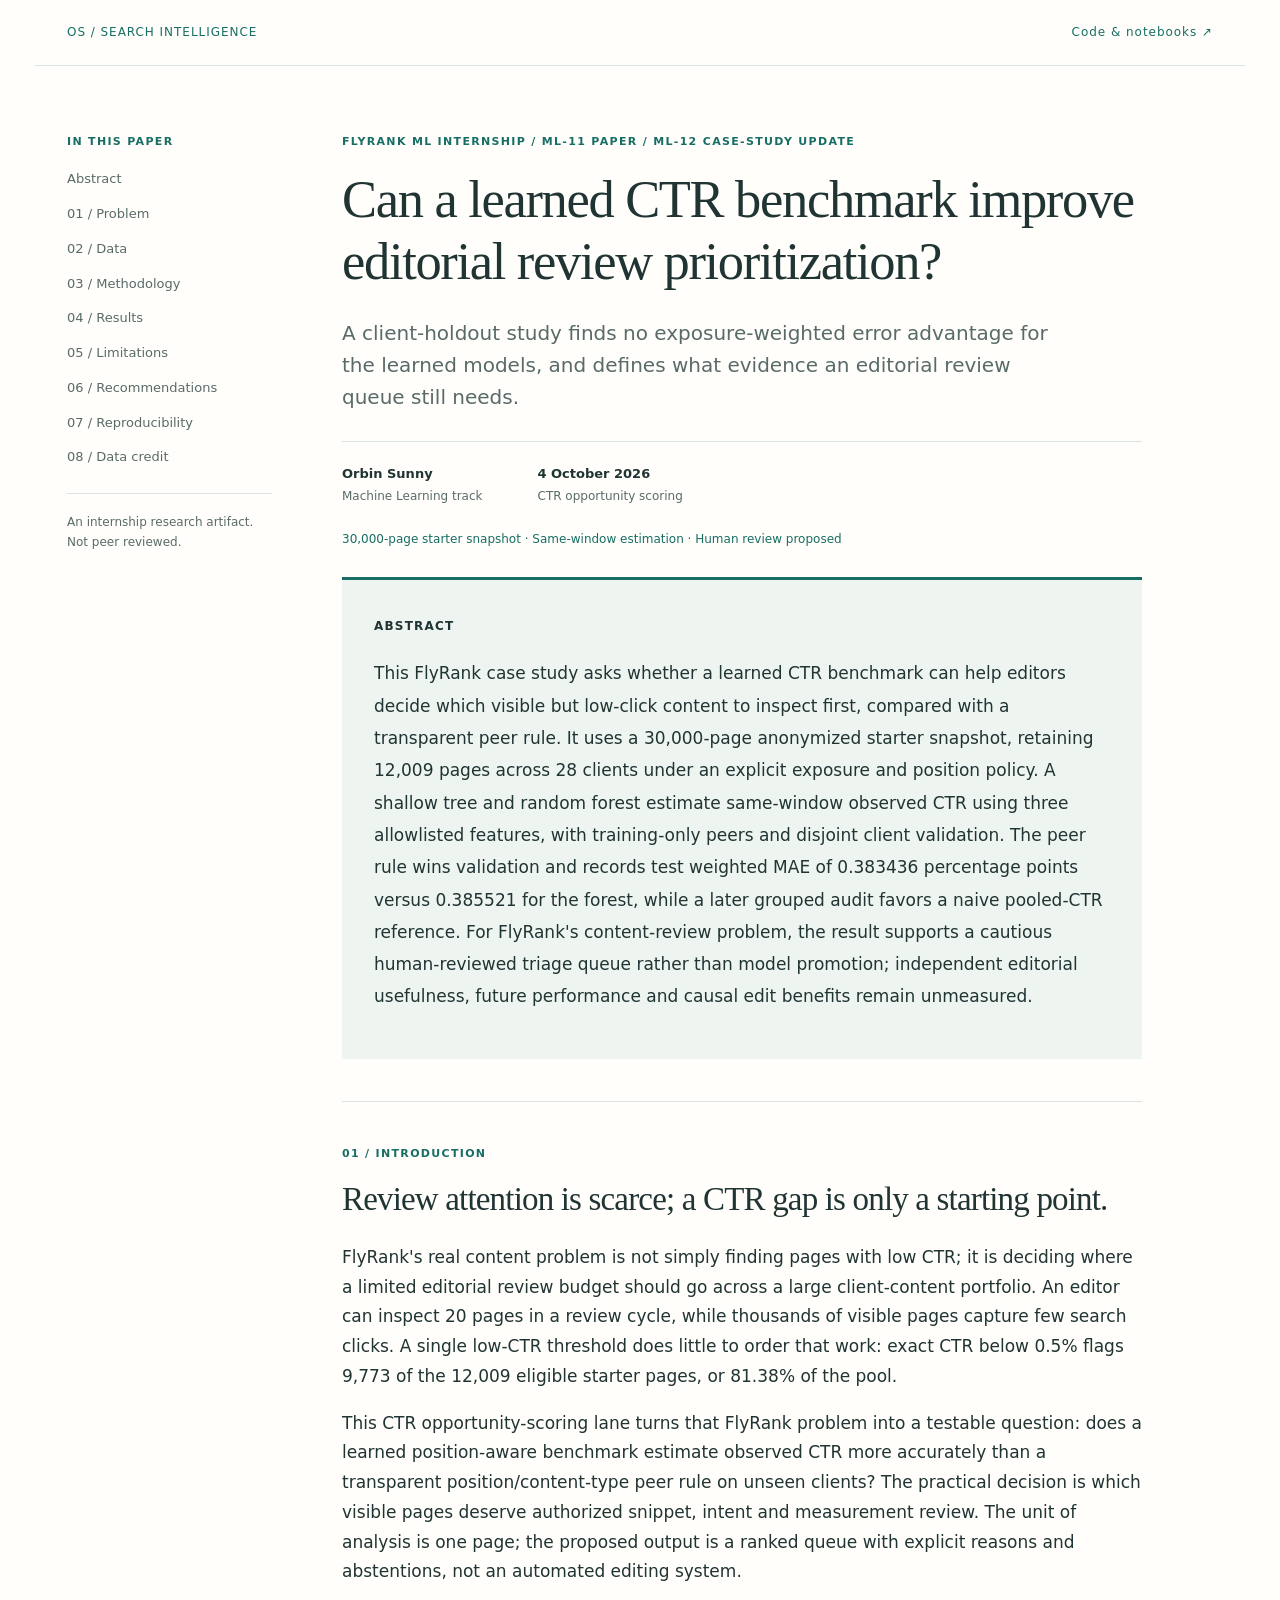
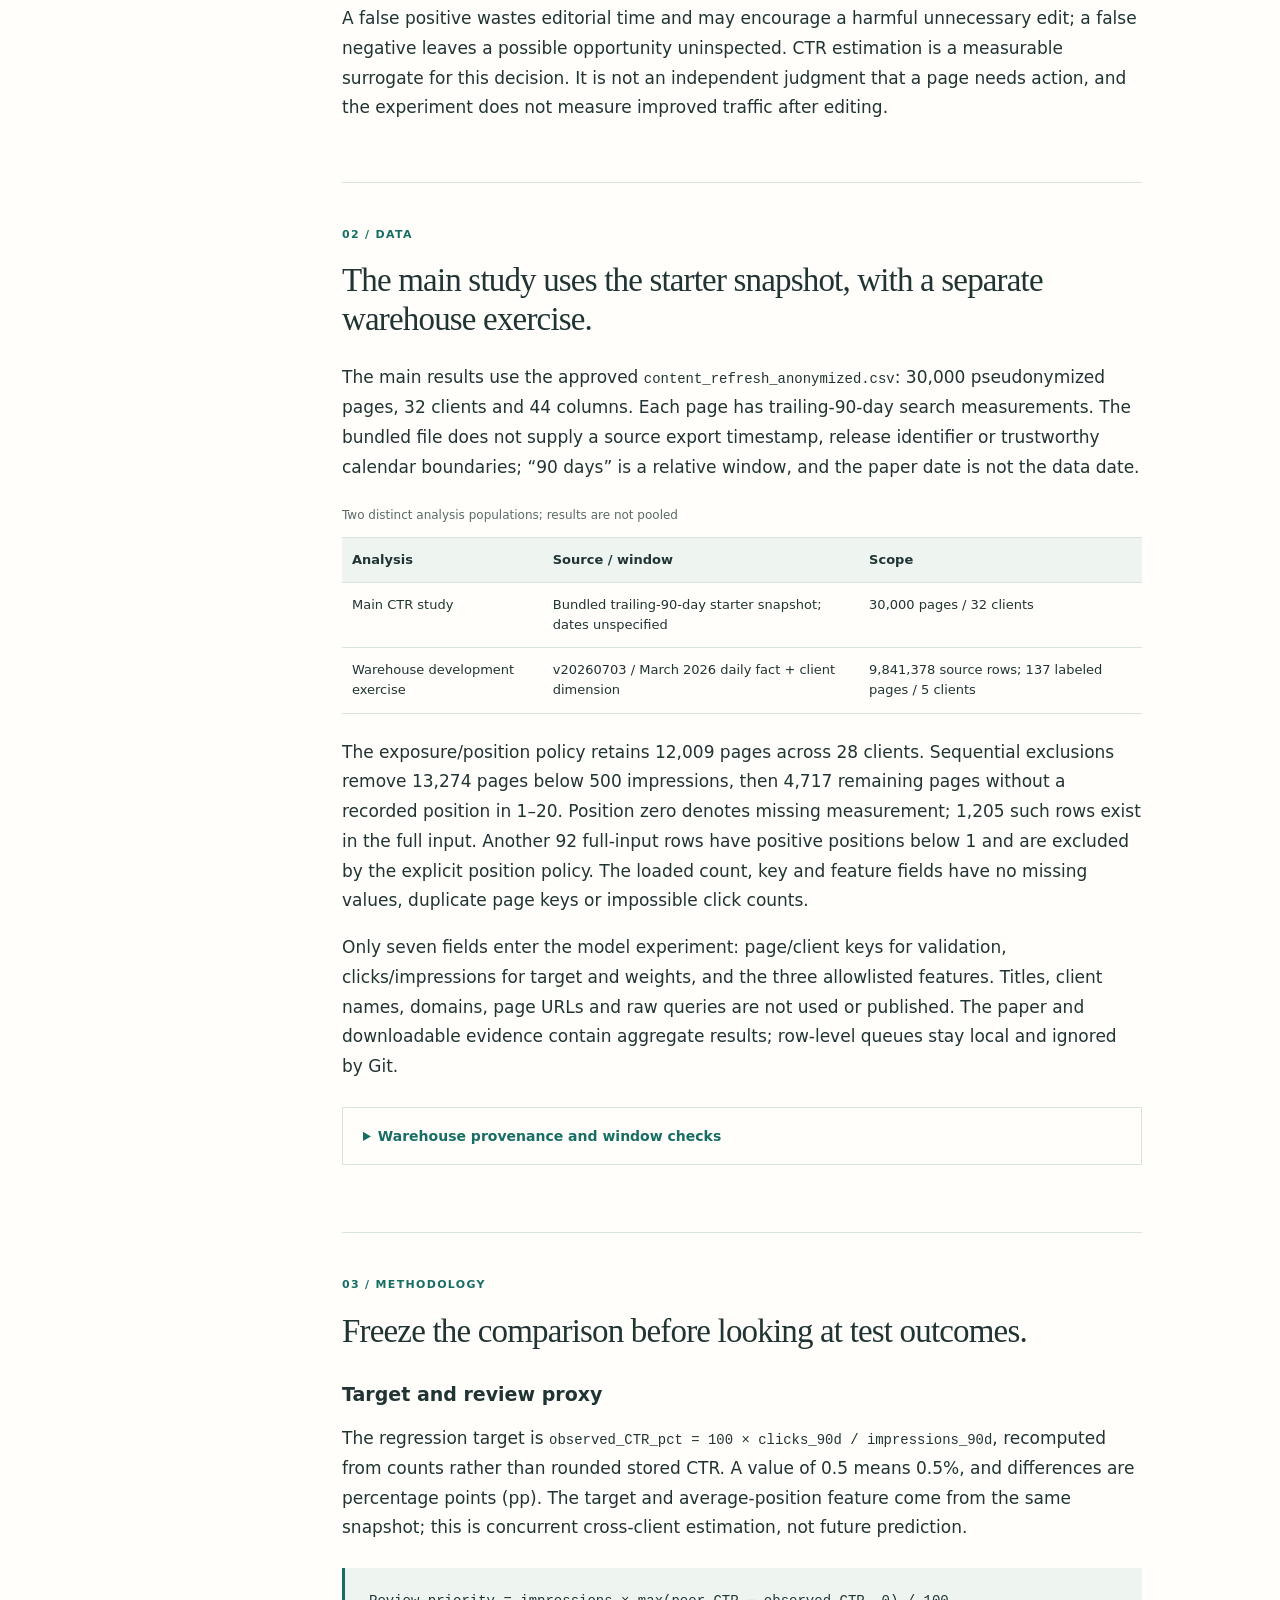
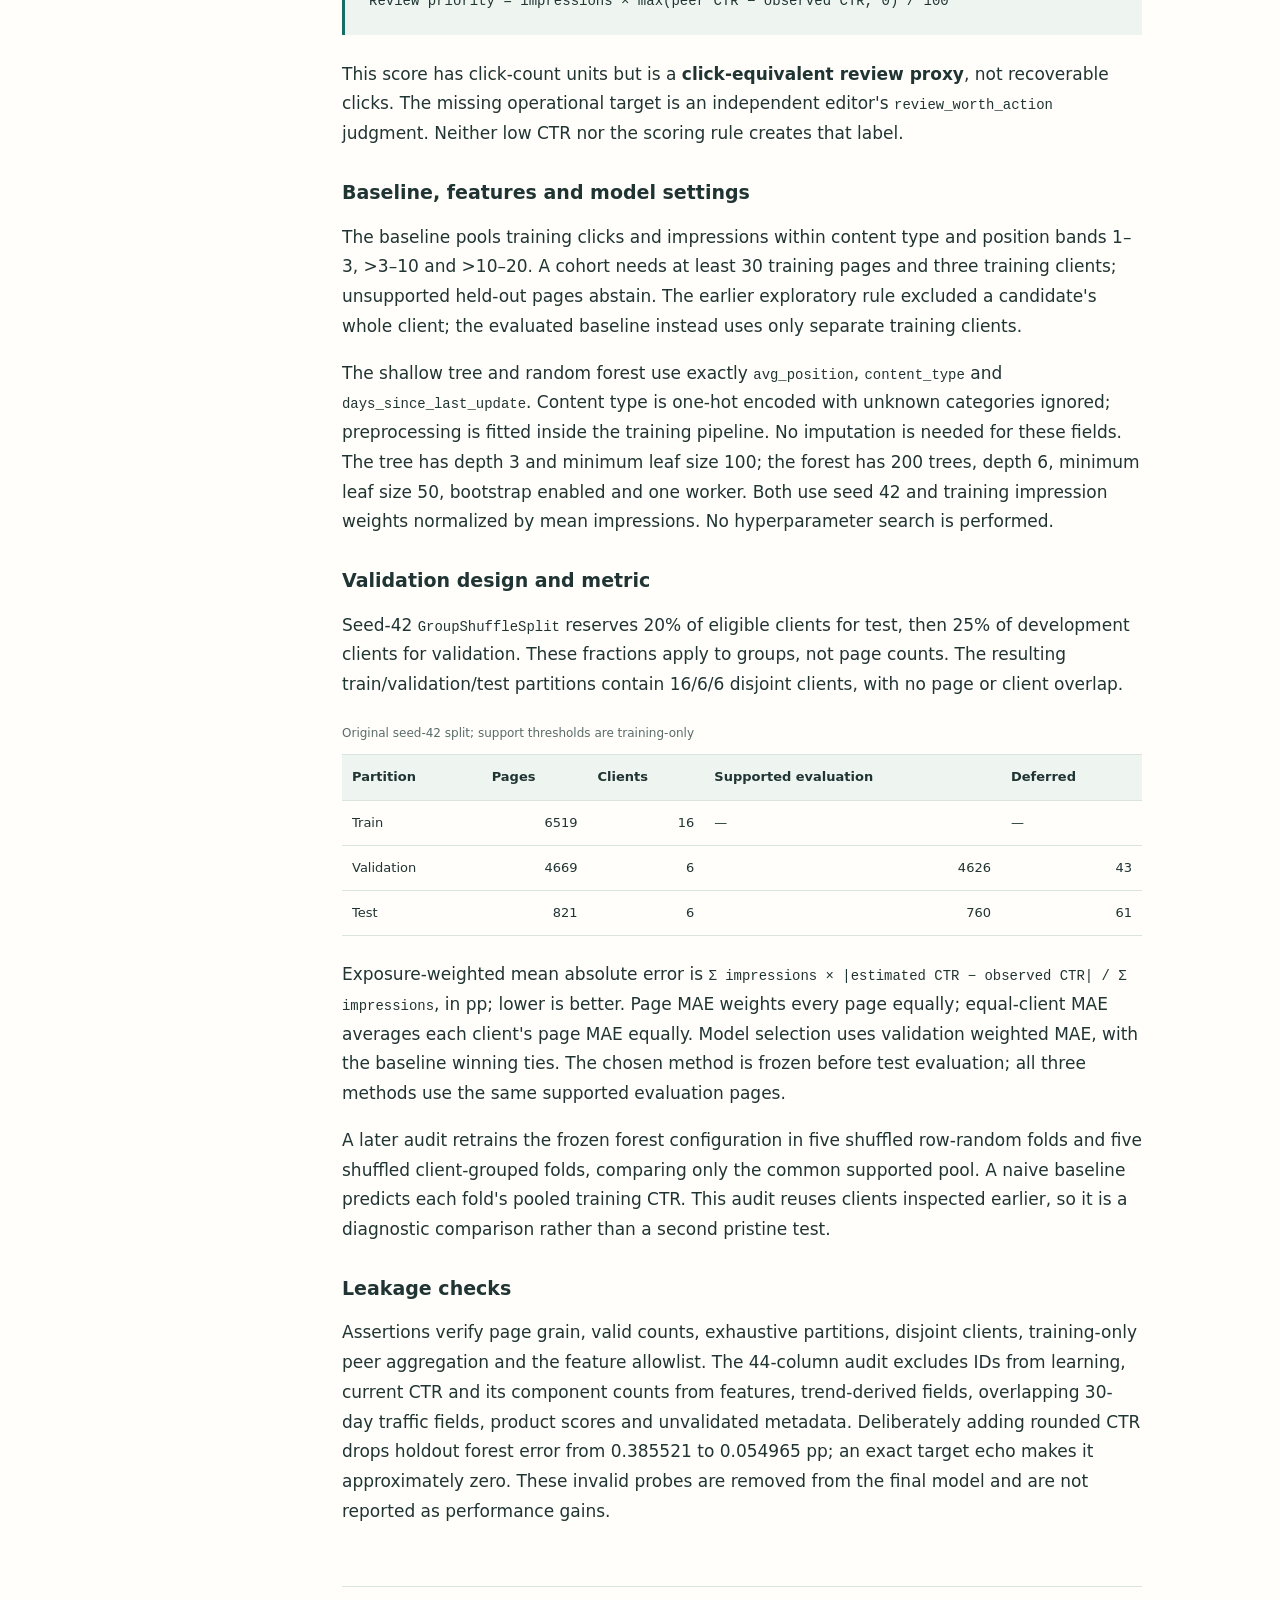
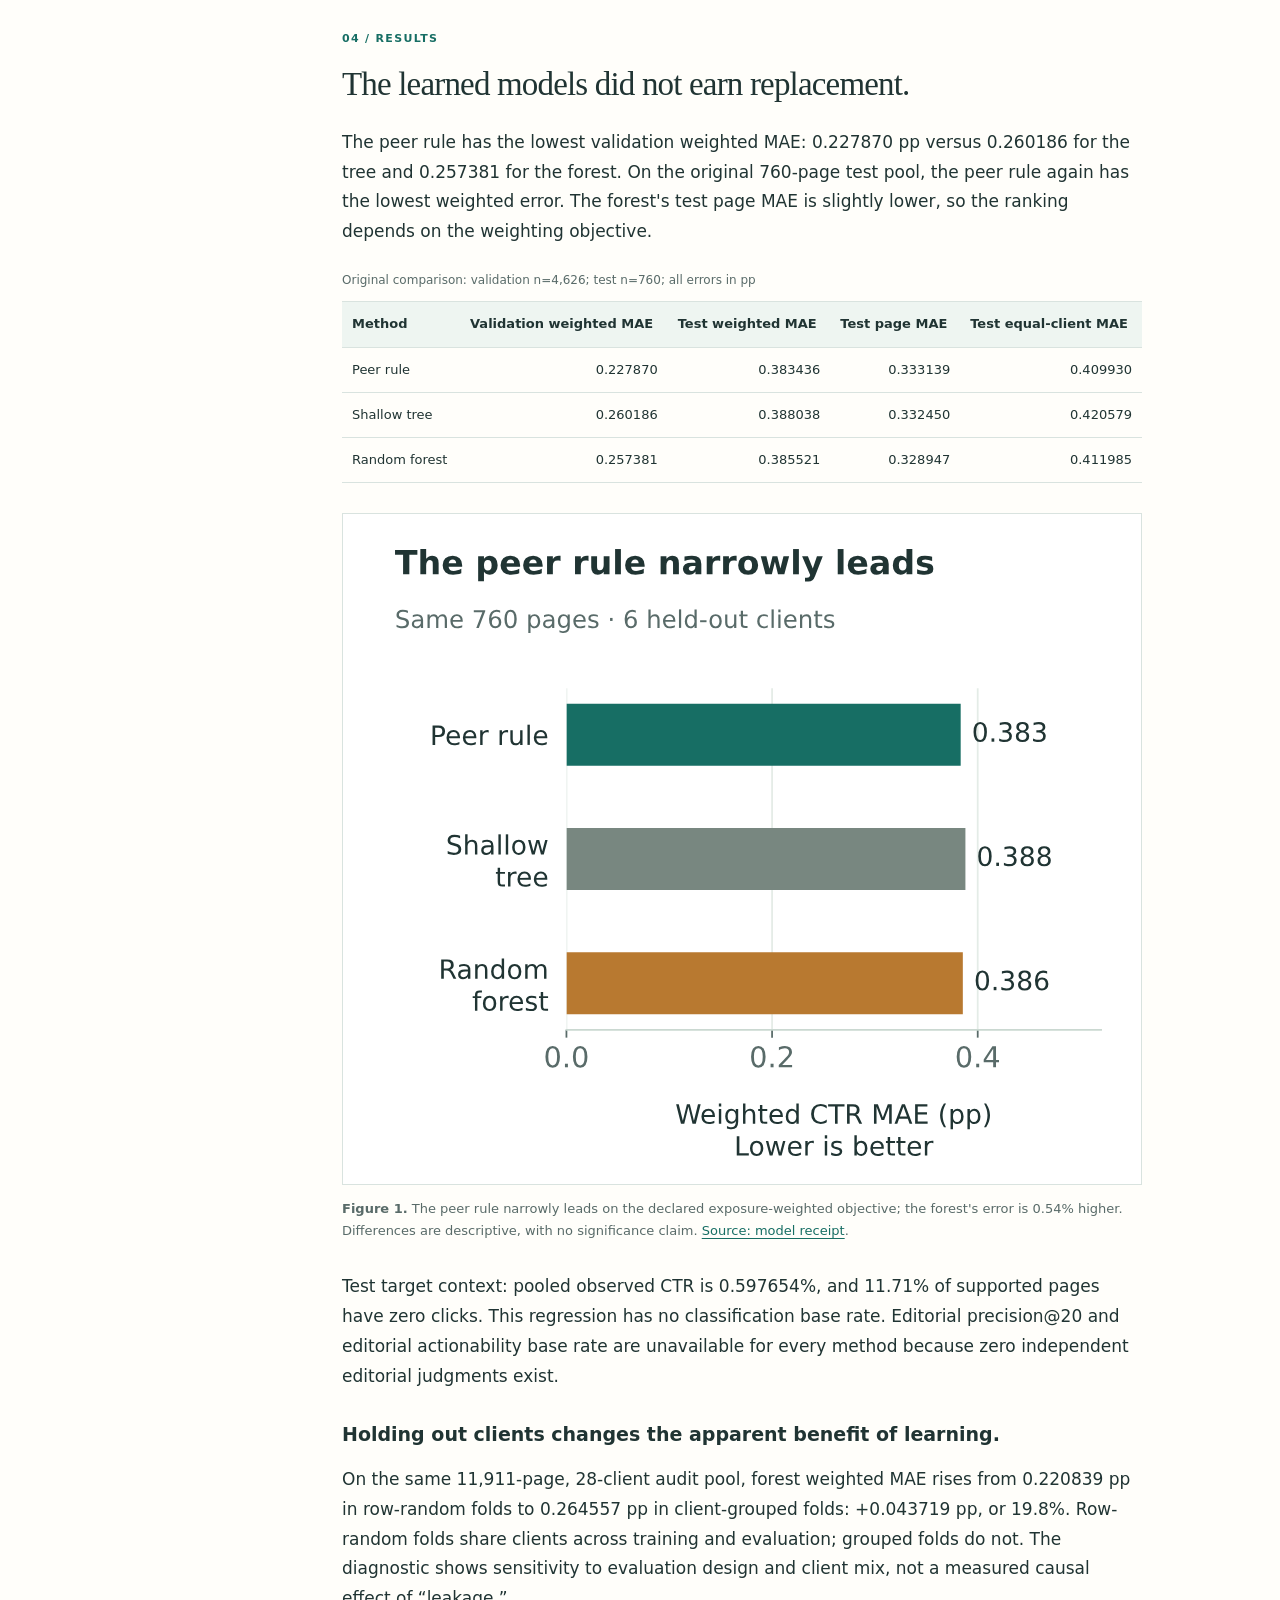
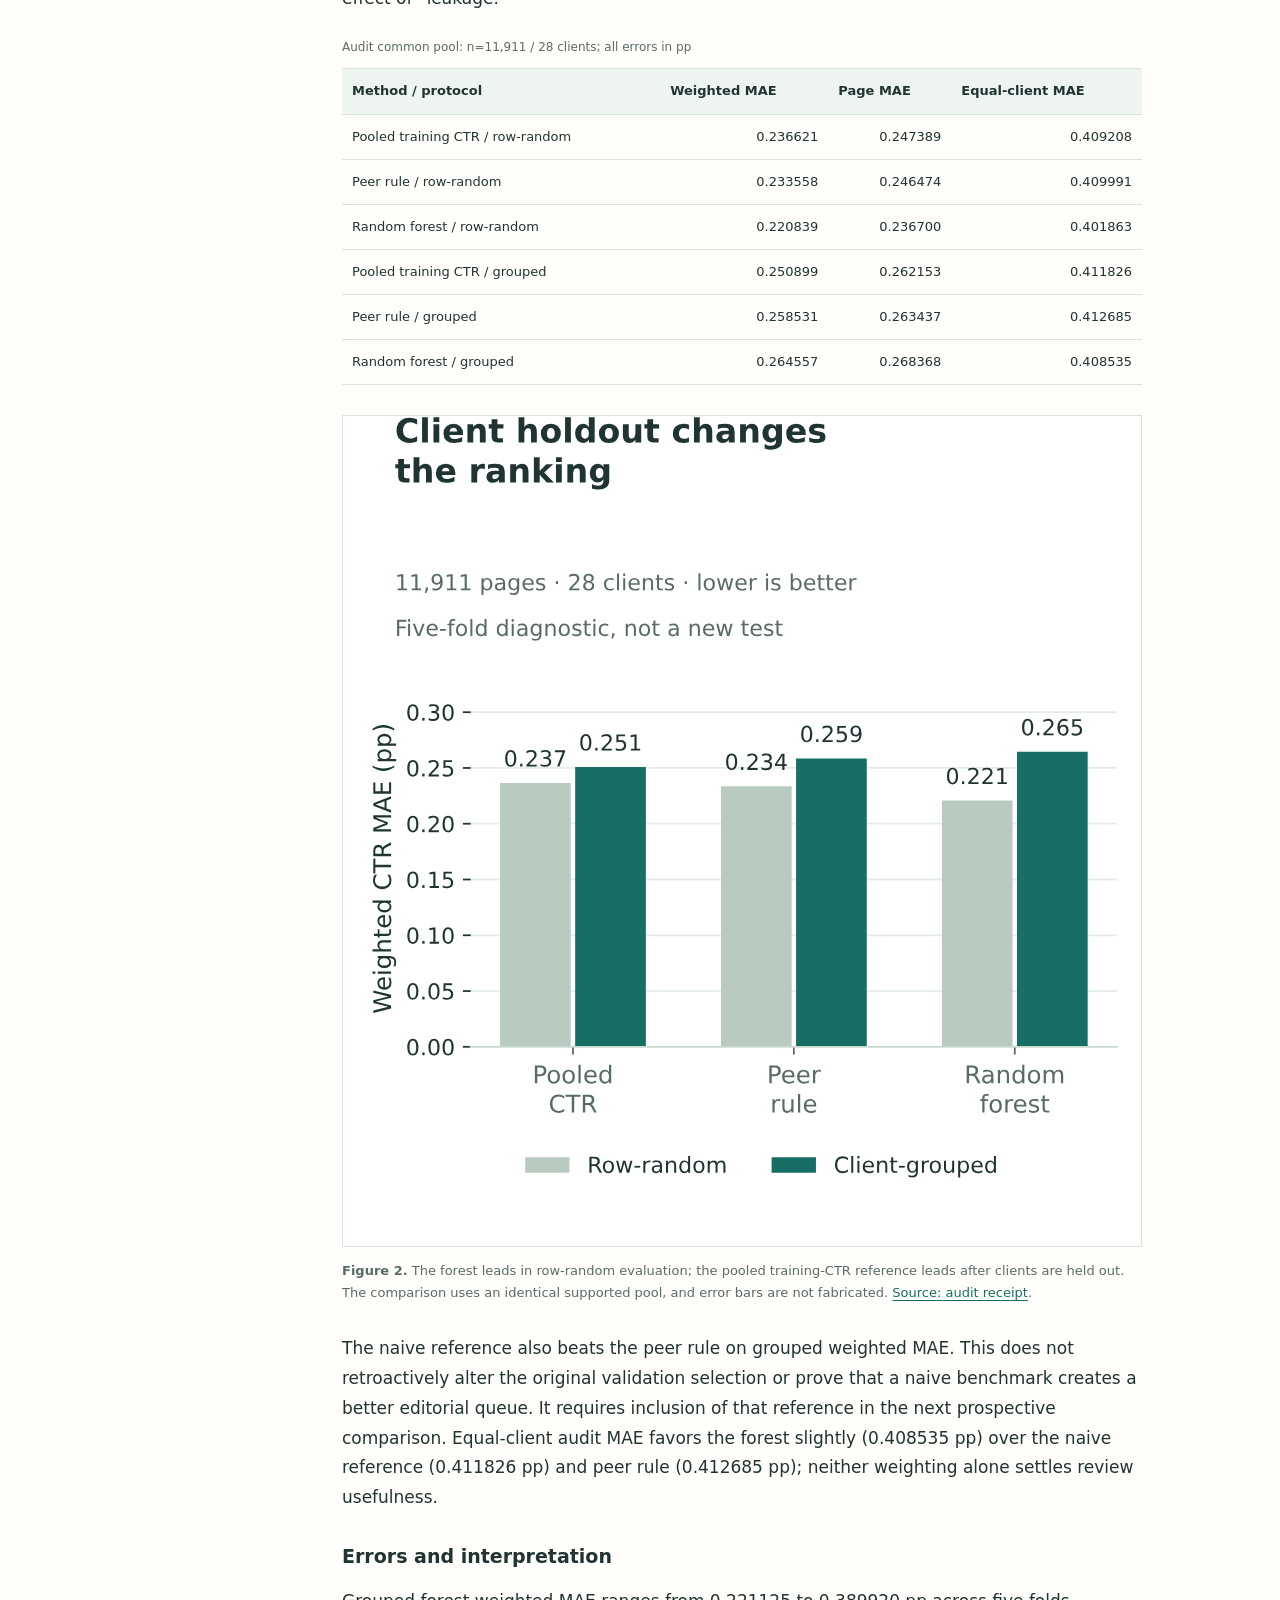
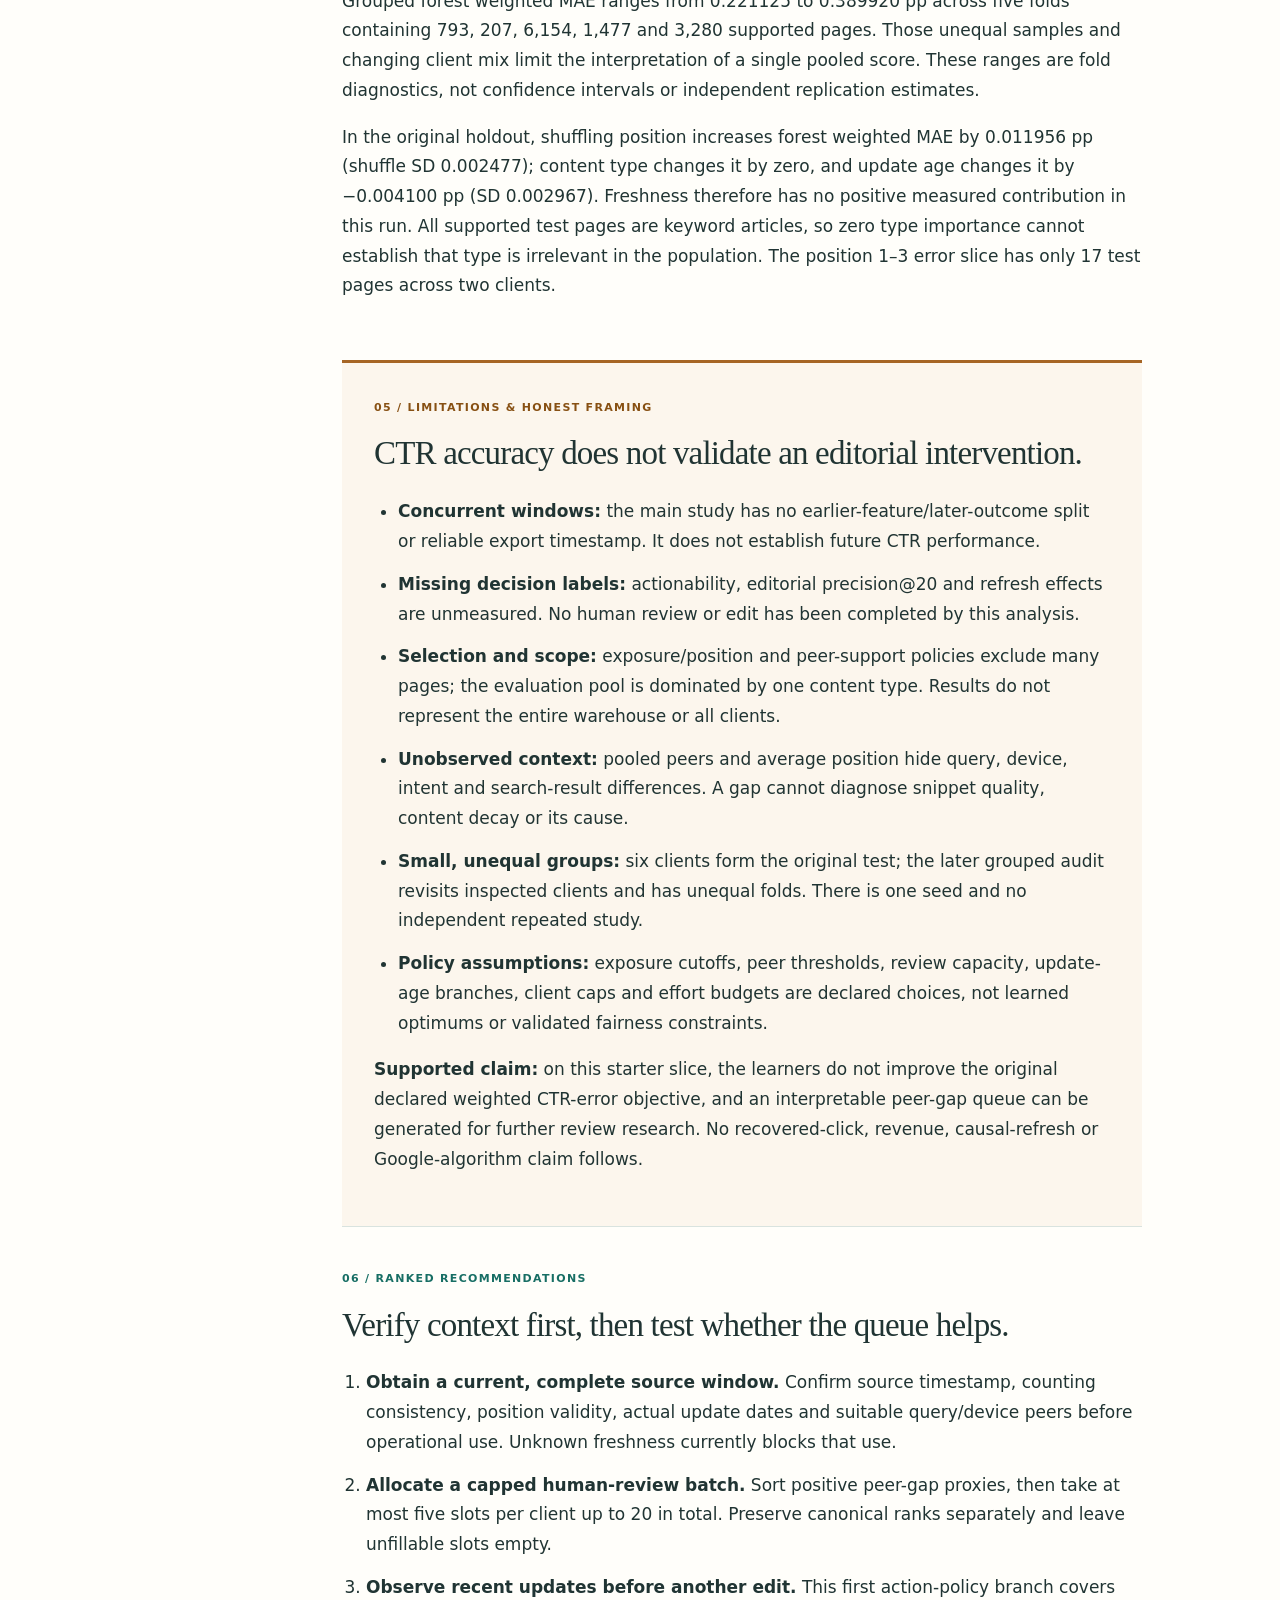
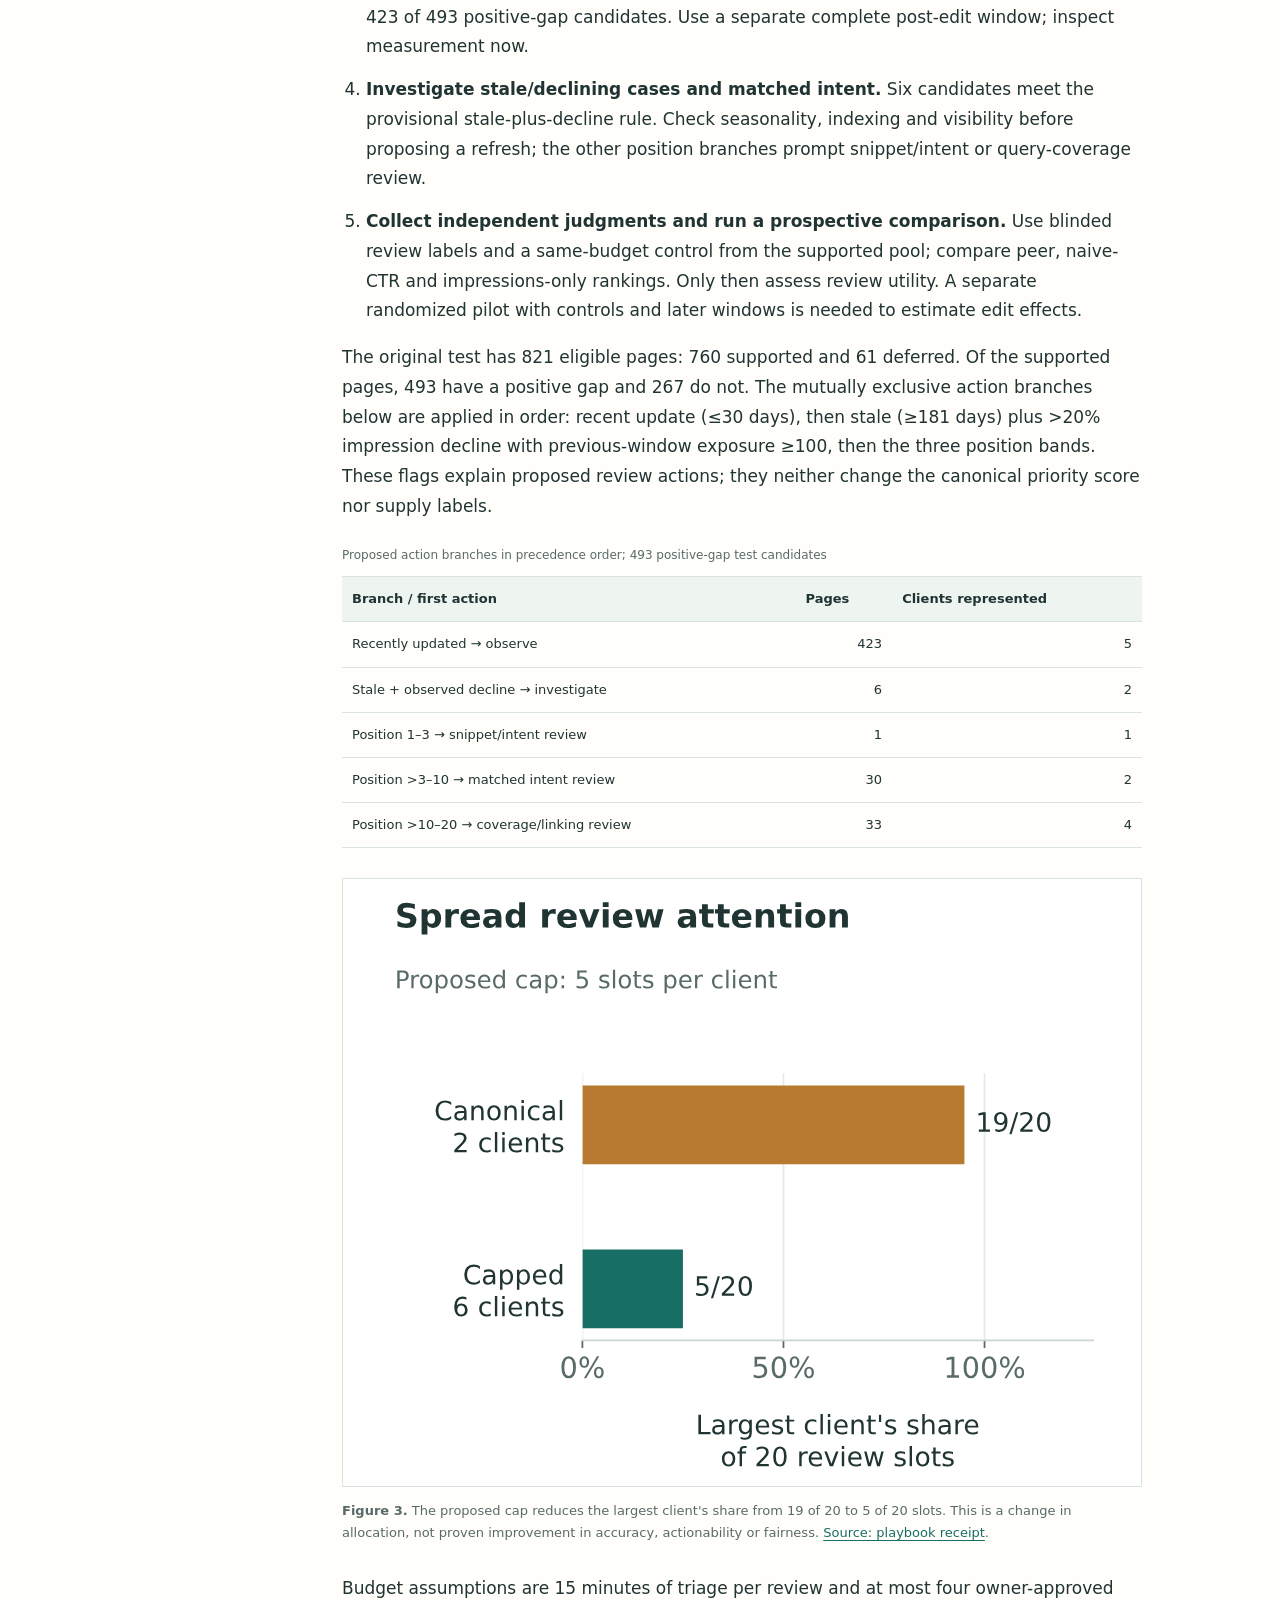
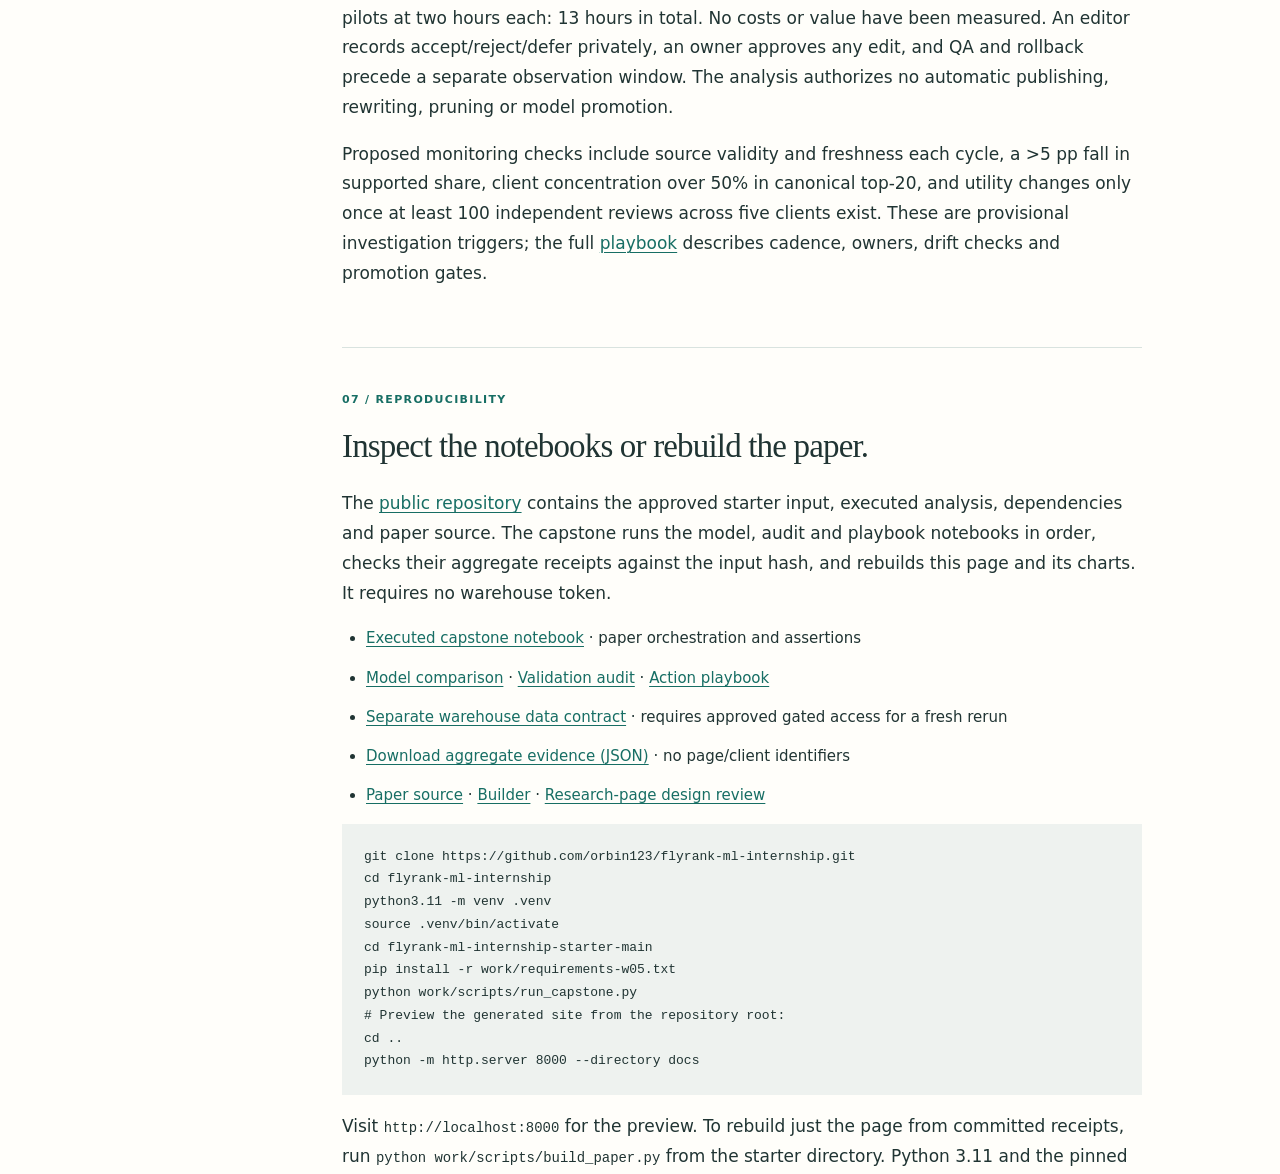
<file: docs/index.html>
<!doctype html>
<html lang="en">
<head>
  <meta charset="utf-8">
  <meta name="viewport" content="width=device-width, initial-scale=1">
  <meta name="description" content="An honest client-holdout comparison of CTR benchmarks and an offline editorial review playbook, using the FlyRank internship starter dataset.">
  <meta name="author" content="Orbin Sunny">
  <meta name="color-scheme" content="light">
  <title>Can a learned CTR benchmark improve editorial review prioritization? — Orbin Sunny</title>
  <link rel="canonical" href="https://orbin123.github.io/flyrank-ml-internship/">
  <link rel="stylesheet" href="styles.css">
</head>
<body>
<a class="skip" href="#paper">Skip to paper</a>
<header class="masthead"><a href="#top">OS / SEARCH INTELLIGENCE</a><a href="https://github.com/orbin123/flyrank-ml-internship">Code &amp; notebooks ↗</a></header>
<div class="layout" id="top">
<nav class="contents" aria-label="Paper contents">
  <p class="eyebrow">In this paper</p>
  <a href="#abstract">Abstract</a>
  <a href="#introduction">01 / Problem</a>
  <a href="#data">02 / Data</a>
  <a href="#methodology">03 / Methodology</a>
  <a href="#results">04 / Results</a>
  <a href="#limitations">05 / Limitations</a>
  <a href="#recommendations">06 / Recommendations</a>
  <a href="#reproducibility">07 / Reproducibility</a>
  <a href="#acknowledgments">08 / Data credit</a>
  <p class="nav-note">An internship research artifact.<br>Not peer reviewed.</p>
</nav>
<main id="paper">
<article>
<div class="paper-header">
  <p class="eyebrow">FlyRank ML Internship / ML-11 paper / ML-12 case-study update</p>
  <h1>Can a learned CTR benchmark improve editorial review prioritization?</h1>
  <p class="dek">A client-holdout study finds no exposure-weighted error advantage for the learned models, and defines what evidence an editorial review queue still needs.</p>
  <div class="byline"><span><strong>Orbin Sunny</strong><br>Machine Learning track</span><span><strong>4 October 2026</strong><br>CTR opportunity scoring</span></div>
  <p class="scope-label">30,000-page starter snapshot · Same-window estimation · Human review proposed</p>
</div>

<section id="abstract" class="abstract" aria-labelledby="abstract-title">
  <h2 id="abstract-title">Abstract</h2>
  <p>This FlyRank case study asks whether a learned CTR benchmark can help editors decide which visible but low-click content to inspect first, compared with a transparent peer rule. It uses a 30,000-page anonymized starter snapshot, retaining 12,009 pages across 28 clients under an explicit exposure and position policy. A shallow tree and random forest estimate same-window observed CTR using three allowlisted features, with training-only peers and disjoint client validation. The peer rule wins validation and records test weighted MAE of 0.383436 percentage points versus 0.385521 for the forest, while a later grouped audit favors a naive pooled-CTR reference. For FlyRank's content-review problem, the result supports a cautious human-reviewed triage queue rather than model promotion; independent editorial usefulness, future performance and causal edit benefits remain unmeasured.</p>
</section>

<section id="introduction">
  <p class="section-number">01 / Introduction</p>
  <h2>Review attention is scarce; a CTR gap is only a starting point.</h2>
  <p>FlyRank's real content problem is not simply finding pages with low CTR; it is deciding where a limited editorial review budget should go across a large client-content portfolio. An editor can inspect 20 pages in a review cycle, while thousands of visible pages capture few search clicks. A single low-CTR threshold does little to order that work: exact CTR below 0.5% flags 9,773 of the 12,009 eligible starter pages, or 81.38% of the pool.</p>
  <p>This CTR opportunity-scoring lane turns that FlyRank problem into a testable question: does a learned position-aware benchmark estimate observed CTR more accurately than a transparent position/content-type peer rule on unseen clients? The practical decision is which visible pages deserve authorized snippet, intent and measurement review. The unit of analysis is one page; the proposed output is a ranked queue with explicit reasons and abstentions, not an automated editing system.</p>
  <p>A false positive wastes editorial time and may encourage a harmful unnecessary edit; a false negative leaves a possible opportunity uninspected. CTR estimation is a measurable surrogate for this decision. It is not an independent judgment that a page needs action, and the experiment does not measure improved traffic after editing.</p>
</section>

<section id="data">
  <p class="section-number">02 / Data</p>
  <h2>The main study uses the starter snapshot, with a separate warehouse exercise.</h2>
  <p>The main results use the approved <code>content_refresh_anonymized.csv</code>: 30,000 pseudonymized pages, 32 clients and 44 columns. Each page has trailing-90-day search measurements. The bundled file does not supply a source export timestamp, release identifier or trustworthy calendar boundaries; “90 days” is a relative window, and the paper date is not the data date.</p>
  <div class="table-wrap" tabindex="0" role="region" aria-label="Two distinct analysis populations; results are not pooled"><table><caption>Two distinct analysis populations; results are not pooled</caption><thead><tr><th scope="col">Analysis</th><th scope="col">Source / window</th><th scope="col">Scope</th></tr></thead><tbody><tr><th scope="row">Main CTR study</th><td>Bundled trailing-90-day starter snapshot; dates unspecified</td><td>30,000 pages / 32 clients</td></tr><tr><th scope="row">Warehouse development exercise</th><td>v20260703 / March 2026 daily fact + client dimension</td><td>9,841,378 source rows; 137 labeled pages / 5 clients</td></tr></tbody></table></div>
  <p>The exposure/position policy retains 12,009 pages across 28 clients. Sequential exclusions remove 13,274 pages below 500 impressions, then 4,717 remaining pages without a recorded position in 1–20. Position zero denotes missing measurement; 1,205 such rows exist in the full input. Another 92 full-input rows have positive positions below 1 and are excluded by the explicit position policy. The loaded count, key and feature fields have no missing values, duplicate page keys or impossible click counts.</p>
  <p>Only seven fields enter the model experiment: page/client keys for validation, clicks/impressions for target and weights, and the three allowlisted features. Titles, client names, domains, page URLs and raw queries are not used or published. The paper and downloadable evidence contain aggregate results; row-level queues stay local and ignored by Git.</p>
  <details>
    <summary>Warehouse provenance and window checks</summary>
    <p>The separate <a href="https://github.com/orbin123/flyrank-ml-internship/blob/main/flyrank-ml-internship-starter-main/work/notebooks/w03_data_contract.ipynb">data-contract notebook</a> uses warehouse release <code>v20260703</code>, pinned to revision <code>50cbf7c3909d07be4d1b5906b4d09e882e5acbf2</code>. It reads only the March 2026 partition of <code>fact_content_daily_performance</code> and <code>dim_clients</code>. The recorded March slice contains 9,841,378 rows across 55 clients, with 413,966 rows passing <code>ga4_data_available IS TRUE</code>.</p>
    <p>Features use 1–15 March 2026; 16–18 March are unused for an assumed reporting lag; labels use 19–31 March. Requiring complete availability and exposure yields only 137 labeled pages across five clients. That exercise demonstrates a development-time leakage check, not the main paper's CTR-regression result. Its saved evidence is linked for inspection and is not rerun by the token-free capstone build.</p>
    <p>The release's daily fact has 78,835,655 rows according to the <a href="https://huggingface.co/datasets/FlyRank/internship-warehouse">dataset card</a>. This paper does not claim that its main model trained or was evaluated on all those rows. June, the latest-month sample, query-90d facts and final-snapshot content metadata were excluded from the March exercise to preserve its window boundary.</p>
  </details>
</section>

<section id="methodology">
  <p class="section-number">03 / Methodology</p>
  <h2>Freeze the comparison before looking at test outcomes.</h2>
  <h3>Target and review proxy</h3>
  <p>The regression target is <code>observed_CTR_pct = 100 × clicks_90d / impressions_90d</code>, recomputed from counts rather than rounded stored CTR. A value of 0.5 means 0.5%, and differences are percentage points (pp). The target and average-position feature come from the same snapshot; this is concurrent cross-client estimation, not future prediction.</p>
  <div class="equation" aria-label="Review priority formula">Review priority = impressions × max(peer CTR − observed CTR, 0) / 100</div>
  <p>This score has click-count units but is a <strong>click-equivalent review proxy</strong>, not recoverable clicks. The missing operational target is an independent editor's <code>review_worth_action</code> judgment. Neither low CTR nor the scoring rule creates that label.</p>
  <h3>Baseline, features and model settings</h3>
  <p>The baseline pools training clicks and impressions within content type and position bands 1–3, &gt;3–10 and &gt;10–20. A cohort needs at least 30 training pages and three training clients; unsupported held-out pages abstain. The earlier exploratory rule excluded a candidate's whole client; the evaluated baseline instead uses only separate training clients.</p>
  <p>The shallow tree and random forest use exactly <code>avg_position</code>, <code>content_type</code> and <code>days_since_last_update</code>. Content type is one-hot encoded with unknown categories ignored; preprocessing is fitted inside the training pipeline. No imputation is needed for these fields. The tree has depth 3 and minimum leaf size 100; the forest has 200 trees, depth 6, minimum leaf size 50, bootstrap enabled and one worker. Both use seed 42 and training impression weights normalized by mean impressions. No hyperparameter search is performed.</p>
  <h3>Validation design and metric</h3>
  <p>Seed-42 <code>GroupShuffleSplit</code> reserves 20% of eligible clients for test, then 25% of development clients for validation. These fractions apply to groups, not page counts. The resulting train/validation/test partitions contain 16/6/6 disjoint clients, with no page or client overlap.</p>
  <div class="table-wrap" tabindex="0" role="region" aria-label="Original seed-42 split; support thresholds are training-only"><table class="metric-table"><caption>Original seed-42 split; support thresholds are training-only</caption><thead><tr><th scope="col">Partition</th><th scope="col">Pages</th><th scope="col">Clients</th><th scope="col">Supported evaluation</th><th scope="col">Deferred</th></tr></thead><tbody><tr><th scope="row">Train</th><td class="numeric">6519</td><td class="numeric">16</td><td>—</td><td>—</td></tr><tr><th scope="row">Validation</th><td class="numeric">4669</td><td class="numeric">6</td><td class="numeric">4626</td><td class="numeric">43</td></tr><tr><th scope="row">Test</th><td class="numeric">821</td><td class="numeric">6</td><td class="numeric">760</td><td class="numeric">61</td></tr></tbody></table></div>
  <p>Exposure-weighted mean absolute error is <code>Σ impressions × |estimated CTR − observed CTR| / Σ impressions</code>, in pp; lower is better. Page MAE weights every page equally; equal-client MAE averages each client's page MAE equally. Model selection uses validation weighted MAE, with the baseline winning ties. The chosen method is frozen before test evaluation; all three methods use the same supported evaluation pages.</p>
  <p>A later audit retrains the frozen forest configuration in five shuffled row-random folds and five shuffled client-grouped folds, comparing only the common supported pool. A naive baseline predicts each fold's pooled training CTR. This audit reuses clients inspected earlier, so it is a diagnostic comparison rather than a second pristine test.</p>
  <h3>Leakage checks</h3>
  <p>Assertions verify page grain, valid counts, exhaustive partitions, disjoint clients, training-only peer aggregation and the feature allowlist. The 44-column audit excludes IDs from learning, current CTR and its component counts from features, trend-derived fields, overlapping 30-day traffic fields, product scores and unvalidated metadata. Deliberately adding rounded CTR drops holdout forest error from 0.385521 to 0.054965 pp; an exact target echo makes it approximately zero. These invalid probes are removed from the final model and are not reported as performance gains.</p>
</section>

<section id="results">
  <p class="section-number">04 / Results</p>
  <h2>The learned models did not earn replacement.</h2>
  <p>The peer rule has the lowest validation weighted MAE: 0.227870 pp versus 0.260186 for the tree and 0.257381 for the forest. On the original 760-page test pool, the peer rule again has the lowest weighted error. The forest's test page MAE is slightly lower, so the ranking depends on the weighting objective.</p>
  <div class="table-wrap" tabindex="0" role="region" aria-label="Original comparison: validation n=4,626; test n=760; all errors in pp"><table class="metric-table"><caption>Original comparison: validation n=4,626; test n=760; all errors in pp</caption><thead><tr><th scope="col">Method</th><th scope="col">Validation weighted MAE</th><th scope="col">Test weighted MAE</th><th scope="col">Test page MAE</th><th scope="col">Test equal-client MAE</th></tr></thead><tbody><tr><th scope="row">Peer rule</th><td class="numeric">0.227870</td><td class="numeric">0.383436</td><td class="numeric">0.333139</td><td class="numeric">0.409930</td></tr><tr><th scope="row">Shallow tree</th><td class="numeric">0.260186</td><td class="numeric">0.388038</td><td class="numeric">0.332450</td><td class="numeric">0.420579</td></tr><tr><th scope="row">Random forest</th><td class="numeric">0.257381</td><td class="numeric">0.385521</td><td class="numeric">0.328947</td><td class="numeric">0.411985</td></tr></tbody></table></div>
  <figure>
    <picture><source media="(max-width: 760px)" srcset="assets/holdout-mobile.svg"><img src="assets/holdout.svg" width="960" height="460" alt="On the same 760 held-out pages, weighted CTR MAE is 0.383436 pp for the peer rule, 0.388038 for the tree and 0.385521 for the forest."></picture>
    <figcaption><strong>Figure 1.</strong> The peer rule narrowly leads on the declared exposure-weighted objective; the forest's error is 0.54% higher. Differences are descriptive, with no significance claim. <a href="https://github.com/orbin123/flyrank-ml-internship/blob/main/flyrank-ml-internship-starter-main/work/outputs/w05_model_metrics.json">Source: model receipt</a>.</figcaption>
  </figure>
  <p>Test target context: pooled observed CTR is 0.597654%, and 11.71% of supported pages have zero clicks. This regression has no classification base rate. Editorial precision@20 and editorial actionability base rate are unavailable for every method because zero independent editorial judgments exist.</p>
  <h3>Holding out clients changes the apparent benefit of learning.</h3>
  <p>On the same 11,911-page, 28-client audit pool, forest weighted MAE rises from 0.220839 pp in row-random folds to 0.264557 pp in client-grouped folds: +0.043719 pp, or 19.8%. Row-random folds share clients across training and evaluation; grouped folds do not. The diagnostic shows sensitivity to evaluation design and client mix, not a measured causal effect of “leakage.”</p>
  <div class="table-wrap" tabindex="0" role="region" aria-label="Audit common pool: n=11,911 / 28 clients; all errors in pp"><table class="metric-table"><caption>Audit common pool: n=11,911 / 28 clients; all errors in pp</caption><thead><tr><th scope="col">Method / protocol</th><th scope="col">Weighted MAE</th><th scope="col">Page MAE</th><th scope="col">Equal-client MAE</th></tr></thead><tbody><tr><th scope="row">Pooled training CTR / row-random</th><td class="numeric">0.236621</td><td class="numeric">0.247389</td><td class="numeric">0.409208</td></tr><tr><th scope="row">Peer rule / row-random</th><td class="numeric">0.233558</td><td class="numeric">0.246474</td><td class="numeric">0.409991</td></tr><tr><th scope="row">Random forest / row-random</th><td class="numeric">0.220839</td><td class="numeric">0.236700</td><td class="numeric">0.401863</td></tr><tr><th scope="row">Pooled training CTR / grouped</th><td class="numeric">0.250899</td><td class="numeric">0.262153</td><td class="numeric">0.411826</td></tr><tr><th scope="row">Peer rule / grouped</th><td class="numeric">0.258531</td><td class="numeric">0.263437</td><td class="numeric">0.412685</td></tr><tr><th scope="row">Random forest / grouped</th><td class="numeric">0.264557</td><td class="numeric">0.268368</td><td class="numeric">0.408535</td></tr></tbody></table></div>
  <figure>
    <picture><source media="(max-width: 760px)" srcset="assets/split-audit-mobile.svg"><img src="assets/split-audit.svg" width="960" height="520" alt="Row-random audit errors are 0.236621, 0.233558 and 0.220839 pp for pooled CTR, peer rule and forest; grouped errors are 0.250899, 0.258531 and 0.264557 pp respectively."></picture>
    <figcaption><strong>Figure 2.</strong> The forest leads in row-random evaluation; the pooled training-CTR reference leads after clients are held out. The comparison uses an identical supported pool, and error bars are not fabricated. <a href="https://github.com/orbin123/flyrank-ml-internship/blob/main/flyrank-ml-internship-starter-main/work/outputs/w06_validation_audit_metrics.json">Source: audit receipt</a>.</figcaption>
  </figure>
  <p>The naive reference also beats the peer rule on grouped weighted MAE. This does not retroactively alter the original validation selection or prove that a naive benchmark creates a better editorial queue. It requires inclusion of that reference in the next prospective comparison. Equal-client audit MAE favors the forest slightly (0.408535 pp) over the naive reference (0.411826 pp) and peer rule (0.412685 pp); neither weighting alone settles review usefulness.</p>
  <h3>Errors and interpretation</h3>
  <p>Grouped forest weighted MAE ranges from 0.221125 to 0.389920 pp across five folds containing 793, 207, 6,154, 1,477 and 3,280 supported pages. Those unequal samples and changing client mix limit the interpretation of a single pooled score. These ranges are fold diagnostics, not confidence intervals or independent replication estimates.</p>
  <p>In the original holdout, shuffling position increases forest weighted MAE by 0.011956 pp (shuffle SD 0.002477); content type changes it by zero, and update age changes it by −0.004100 pp (SD 0.002967). Freshness therefore has no positive measured contribution in this run. All supported test pages are keyword articles, so zero type importance cannot establish that type is irrelevant in the population. The position 1–3 error slice has only 17 test pages across two clients.</p>
</section>

<section id="limitations" class="limitations">
  <p class="section-number">05 / Limitations &amp; honest framing</p>
  <h2>CTR accuracy does not validate an editorial intervention.</h2>
  <ul>
    <li><strong>Concurrent windows:</strong> the main study has no earlier-feature/later-outcome split or reliable export timestamp. It does not establish future CTR performance.</li>
    <li><strong>Missing decision labels:</strong> actionability, editorial precision@20 and refresh effects are unmeasured. No human review or edit has been completed by this analysis.</li>
    <li><strong>Selection and scope:</strong> exposure/position and peer-support policies exclude many pages; the evaluation pool is dominated by one content type. Results do not represent the entire warehouse or all clients.</li>
    <li><strong>Unobserved context:</strong> pooled peers and average position hide query, device, intent and search-result differences. A gap cannot diagnose snippet quality, content decay or its cause.</li>
    <li><strong>Small, unequal groups:</strong> six clients form the original test; the later grouped audit revisits inspected clients and has unequal folds. There is one seed and no independent repeated study.</li>
    <li><strong>Policy assumptions:</strong> exposure cutoffs, peer thresholds, review capacity, update-age branches, client caps and effort budgets are declared choices, not learned optimums or validated fairness constraints.</li>
  </ul>
  <p><strong>Supported claim:</strong> on this starter slice, the learners do not improve the original declared weighted CTR-error objective, and an interpretable peer-gap queue can be generated for further review research. No recovered-click, revenue, causal-refresh or Google-algorithm claim follows.</p>
</section>

<section id="recommendations">
  <p class="section-number">06 / Ranked recommendations</p>
  <h2>Verify context first, then test whether the queue helps.</h2>
  <ol class="recommendations">
    <li><strong>Obtain a current, complete source window.</strong> Confirm source timestamp, counting consistency, position validity, actual update dates and suitable query/device peers before operational use. Unknown freshness currently blocks that use.</li>
    <li><strong>Allocate a capped human-review batch.</strong> Sort positive peer-gap proxies, then take at most five slots per client up to 20 in total. Preserve canonical ranks separately and leave unfillable slots empty.</li>
    <li><strong>Observe recent updates before another edit.</strong> This first action-policy branch covers 423 of 493 positive-gap candidates. Use a separate complete post-edit window; inspect measurement now.</li>
    <li><strong>Investigate stale/declining cases and matched intent.</strong> Six candidates meet the provisional stale-plus-decline rule. Check seasonality, indexing and visibility before proposing a refresh; the other position branches prompt snippet/intent or query-coverage review.</li>
    <li><strong>Collect independent judgments and run a prospective comparison.</strong> Use blinded review labels and a same-budget control from the supported pool; compare peer, naive-CTR and impressions-only rankings. Only then assess review utility. A separate randomized pilot with controls and later windows is needed to estimate edit effects.</li>
  </ol>
  <p>The original test has 821 eligible pages: 760 supported and 61 deferred. Of the supported pages, 493 have a positive gap and 267 do not. The mutually exclusive action branches below are applied in order: recent update (≤30 days), then stale (≥181 days) plus &gt;20% impression decline with previous-window exposure ≥100, then the three position bands. These flags explain proposed review actions; they neither change the canonical priority score nor supply labels.</p>
  <div class="table-wrap" tabindex="0" role="region" aria-label="Proposed action branches in precedence order; 493 positive-gap test candidates"><table><caption>Proposed action branches in precedence order; 493 positive-gap test candidates</caption><thead><tr><th scope="col">Branch / first action</th><th scope="col">Pages</th><th scope="col">Clients represented</th></tr></thead><tbody><tr><th scope="row">Recently updated → observe</th><td class="numeric">423</td><td class="numeric">5</td></tr><tr><th scope="row">Stale + observed decline → investigate</th><td class="numeric">6</td><td class="numeric">2</td></tr><tr><th scope="row">Position 1–3 → snippet/intent review</th><td class="numeric">1</td><td class="numeric">1</td></tr><tr><th scope="row">Position &gt;3–10 → matched intent review</th><td class="numeric">30</td><td class="numeric">2</td></tr><tr><th scope="row">Position &gt;10–20 → coverage/linking review</th><td class="numeric">33</td><td class="numeric">4</td></tr></tbody></table></div>
  <figure>
    <picture><source media="(max-width: 760px)" srcset="assets/allocation-mobile.svg"><img src="assets/allocation.svg" width="960" height="440" alt="Canonical top-20 review slots cover two clients with a 95 percent maximum share; a five-per-client cap covers six clients with a 25 percent maximum share."></picture>
    <figcaption><strong>Figure 3.</strong> The proposed cap reduces the largest client's share from 19 of 20 to 5 of 20 slots. This is a change in allocation, not proven improvement in accuracy, actionability or fairness. <a href="https://github.com/orbin123/flyrank-ml-internship/blob/main/flyrank-ml-internship-starter-main/work/outputs/w07_action_playbook_metrics.json">Source: playbook receipt</a>.</figcaption>
  </figure>
  <p>Budget assumptions are 15 minutes of triage per review and at most four owner-approved pilots at two hours each: 13 hours in total. No costs or value have been measured. An editor records accept/reject/defer privately, an owner approves any edit, and QA and rollback precede a separate observation window. The analysis authorizes no automatic publishing, rewriting, pruning or model promotion.</p>
  <p>Proposed monitoring checks include source validity and freshness each cycle, a &gt;5 pp fall in supported share, client concentration over 50% in canonical top-20, and utility changes only once at least 100 independent reviews across five clients exist. These are provisional investigation triggers; the full <a href="https://github.com/orbin123/flyrank-ml-internship/blob/main/flyrank-ml-internship-starter-main/work/notebooks/w07_action_playbook.ipynb">playbook</a> describes cadence, owners, drift checks and promotion gates.</p>
</section>

<section id="reproducibility">
  <p class="section-number">07 / Reproducibility</p>
  <h2>Inspect the notebooks or rebuild the paper.</h2>
  <p>The <a href="https://github.com/orbin123/flyrank-ml-internship">public repository</a> contains the approved starter input, executed analysis, dependencies and paper source. The capstone runs the model, audit and playbook notebooks in order, checks their aggregate receipts against the input hash, and rebuilds this page and its charts. It requires no warehouse token.</p>
  <ul class="artifact-links">
    <li><a href="https://github.com/orbin123/flyrank-ml-internship/blob/main/flyrank-ml-internship-starter-main/work/notebooks/capstone.ipynb">Executed capstone notebook</a> · paper orchestration and assertions</li>
    <li><a href="https://github.com/orbin123/flyrank-ml-internship/blob/main/flyrank-ml-internship-starter-main/work/notebooks/w05_model.ipynb">Model comparison</a> · <a href="https://github.com/orbin123/flyrank-ml-internship/blob/main/flyrank-ml-internship-starter-main/work/notebooks/w06_validation_audit.ipynb">Validation audit</a> · <a href="https://github.com/orbin123/flyrank-ml-internship/blob/main/flyrank-ml-internship-starter-main/work/notebooks/w07_action_playbook.ipynb">Action playbook</a></li>
    <li><a href="https://github.com/orbin123/flyrank-ml-internship/blob/main/flyrank-ml-internship-starter-main/work/notebooks/w03_data_contract.ipynb">Separate warehouse data contract</a> · requires approved gated access for a fresh rerun</li>
    <li><a href="assets/evidence.json">Download aggregate evidence (JSON)</a> · no page/client identifiers</li>
    <li><a href="https://github.com/orbin123/flyrank-ml-internship/blob/main/flyrank-ml-internship-starter-main/work/paper/index.template.html">Paper source</a> · <a href="https://github.com/orbin123/flyrank-ml-internship/blob/main/flyrank-ml-internship-starter-main/work/scripts/build_paper.py">Builder</a> · <a href="https://github.com/orbin123/flyrank-ml-internship/blob/main/flyrank-ml-internship-starter-main/work/research_page_design.md">Research-page design review</a></li>
  </ul>
  <pre><code>git clone https://github.com/orbin123/flyrank-ml-internship.git
cd flyrank-ml-internship
python3.11 -m venv .venv
source .venv/bin/activate
cd flyrank-ml-internship-starter-main
pip install -r work/requirements-w05.txt
python work/scripts/run_capstone.py
# Preview the generated site from the repository root:
cd ..
python -m http.server 8000 --directory docs</code></pre>
  <p>Visit <code>http://localhost:8000</code> for the preview. To rebuild just the page from committed receipts, run <code>python work/scripts/build_paper.py</code> from the starter directory. Python 3.11 and the pinned <a href="https://github.com/orbin123/flyrank-ml-internship/blob/main/flyrank-ml-internship-starter-main/work/requirements-w05.txt">environment</a> reproduce the executed study; recorded versions are Python 3.11.15, pandas 3.0.6, NumPy 2.4.6 and scikit-learn 1.9.1. Seed 42 is fixed. The audit retrains five forests per protocol; rerunning is reproducibility verification, not independent statistical replication.</p>
  <details><summary>Input fingerprint and computational scope</summary>
    <p>Starter input SHA-256: <code class="hash">c43bdac4eccfa17fcd8a33974fe36f2c998c03a3ae3af8d80cf712abab5d6396</code>. All three source receipts agree on this fingerprint. The dataset stays in its approved starter location; no new dataset or local queue is committed.</p>
    <p>The main comparison fits one shallow tree and one 200-tree forest. The audit additionally fits ten cross-validation forests and two deliberately invalid leakage probes; the playbook reconstructs the rule without fitting a model. The build is a CPU-only local run with the forest limited to one worker. Runtime of the capstone rerun is recorded in its executed output; training-only energy use and independent repetition variance are not measured.</p>
  </details>
</section>

<section id="acknowledgments">
  <p class="section-number">08 / Acknowledgments &amp; data credit</p>
  <h2>Built on the FlyRank ML Internship dataset</h2>
  <p><a href="https://flyrank.ai">Built on the FlyRank ML Internship dataset</a>. Thanks to FlyRank and the internship teaching team for the approved starter data, warehouse release and technical foundations. Data use follows the repository's <a href="https://github.com/orbin123/flyrank-ml-internship/blob/main/flyrank-ml-internship-starter-main/DATA_USE.md">data-use policy</a>: research/education use, no re-identification and no redistribution of raw warehouse data.</p>
  <p>Orbin Sunny is responsible for this internship artifact, prepared with AI assistance for code, verification, writing and page design. The analysis uses pandas, NumPy, scikit-learn, Matplotlib and Jupyter. This paper is not a peer-reviewed publication or an operational deployment of an editorial model.</p>
  <p>The page's communication choices draw on <a href="https://www.nature.com/srep/author-instructions/submission-guidelines">Scientific Reports' manuscript guidance</a>, <a href="https://distill.pub/guide/">Distill's authoring guide</a>, the <a href="https://www.cs.mcgill.ca/~jpineau/ReproducibilityChecklist-v2.0.pdf">ML reproducibility checklist</a>, <a href="https://www.datawrapper.de/academy/annotate-tab">Datawrapper's chart annotations</a> and <a href="https://www.w3.org/WAI/tutorials/images/complex/">W3C's complex-image guidance</a>. These inform presentation; the linked notebooks and receipts supply all project findings.</p>
</section>
</article>
<footer>Orbin Sunny · ML-11 paper / ML-12 case study · <a href="#top">Back to top ↑</a> · <a href="https://github.com/orbin123/flyrank-ml-internship">Repository</a></footer>
</main>
</div>
</body>
</html>
</file>
<file: docs/styles.css>
:root { --ink:#203433; --muted:#596b69; --teal:#176e64; --line:#d9e3df; --paper:#fffefa; --tint:#eef5f1; }
* { box-sizing:border-box; }
html { scroll-padding-top:28px; }
body { margin:0; background:var(--paper); color:var(--ink); font-family:system-ui,-apple-system,BlinkMacSystemFont,"Segoe UI",sans-serif; font-size:17px; line-height:1.75; }
a { color:var(--teal); text-decoration-thickness:1px; text-underline-offset:3px; }
a:hover { color:#0c483f; }
a:focus-visible,summary:focus-visible { outline:3px solid #ad631b; outline-offset:5px; }
.skip { position:absolute; left:20px; top:-100px; background:white; padding:10px; z-index:2; }
.skip:focus { top:10px; }
.masthead { max-width:1210px; margin:auto; padding:22px 32px; display:flex; justify-content:space-between; align-items:center; border-bottom:1px solid var(--line); gap:16px; font-size:12px; letter-spacing:.08em; }
.masthead a { text-decoration:none; }
.layout { display:grid; grid-template-columns:205px minmax(0,800px); gap:70px; max-width:1210px; margin:0 auto; padding:55px 32px 0; }
.contents { position:sticky; top:30px; align-self:start; font-size:13px; }
.contents a { display:block; padding:6px 0; text-decoration:none; color:var(--muted); }
.contents a:hover { color:var(--teal); text-decoration:underline; }
.eyebrow,.section-number { color:var(--teal); text-transform:uppercase; letter-spacing:.12em; font-size:11px; font-weight:700; }
.nav-note { padding-top:18px; margin-top:18px; border-top:1px solid var(--line); color:var(--muted); font-size:12px; line-height:1.7; }
main { min-width:0; }
h1,h2 { font-family:Georgia,"Times New Roman",serif; font-weight:400; line-height:1.18; letter-spacing:-.025em; }
h1 { font-size:clamp(36px,4.1vw,55px); margin:18px 0 24px; }
h2 { font-size:33px; margin:10px 0 24px; }
h3 { font-size:19px; line-height:1.4; margin:30px 0 12px; }
.dek { font-size:20px; line-height:1.6; color:var(--muted); max-width:710px; }
.byline { display:flex; gap:55px; margin:28px 0 22px; padding-top:20px; border-top:1px solid var(--line); font-size:12px; line-height:1.8; color:var(--muted); }
.byline strong { color:var(--ink); font-size:13px; font-weight:600; }
.scope-label { font-size:12px; color:var(--teal); padding-bottom:15px; }
section { border-top:1px solid var(--line); padding:42px 0; }
section p { margin:17px 0; }
.abstract { background:var(--tint); padding:29px 32px; margin:12px 0 42px; border-top:3px solid var(--teal); }
.abstract h2 { font-family:inherit; font-size:12px; text-transform:uppercase; font-weight:700; letter-spacing:.1em; }
.abstract p { font-size:17px; line-height:1.9; }
.section-number { margin-top:0; }
ul,ol { padding-left:24px; }
li { margin:13px 0; }
.limitations { border-top:3px solid #a66524; background:#fcf6ed; padding:35px 32px; }
.limitations .section-number { color:#875013; }
.equation { margin:25px 0; padding:20px 24px; background:var(--tint); border-left:3px solid var(--teal); font-family:ui-monospace,SFMono-Regular,Consolas,monospace; font-size:14px; line-height:1.9; }
.table-wrap { overflow-x:auto; margin:24px 0; border-bottom:1px solid var(--line); }
table { border-collapse:collapse; width:100%; font-size:13px; line-height:1.55; font-variant-numeric:tabular-nums; }
caption { text-align:left; color:var(--muted); font-size:12px; margin-bottom:12px; }
th,td { padding:12px 10px; text-align:left; vertical-align:top; border-top:1px solid var(--line); }
thead th { font-weight:600; background:var(--tint); color:var(--ink); }
tbody th { font-weight:500; }
td.numeric { text-align:right; white-space:nowrap; }
figure { margin:30px 0; }
figure img { display:block; width:100%; height:auto; background:white; border:1px solid var(--line); }
figcaption { padding-top:13px; color:var(--muted); font-size:13px; line-height:1.7; }
code { font-family:ui-monospace,SFMono-Regular,Consolas,monospace; font-size:.82em; overflow-wrap:anywhere; }
pre { padding:22px; background:#eef2ef; overflow:auto; line-height:1.75; font-size:13px; }
pre code { font-size:inherit; overflow-wrap:normal; }
details { border:1px solid var(--line); padding:16px 20px; margin:25px 0; font-size:14px; }
summary { cursor:pointer; color:var(--teal); font-weight:600; }
.hash { overflow-wrap:anywhere; }
.artifact-links { font-size:15px; }
footer { padding:30px 0 45px; border-top:1px solid var(--line); color:var(--muted); font-size:12px; }
@media(max-width:1000px) { .layout { grid-template-columns:160px minmax(0,1fr); gap:35px; } }
@media(max-width:760px) {
  body { font-size:16px; }
  .masthead { padding:16px 20px; font-size:10px; letter-spacing:.025em; }
  .layout { display:block; padding:26px 20px 0; }
  .contents { position:static; display:flex; flex-wrap:wrap; gap:2px 18px; border-bottom:1px solid var(--line); padding-bottom:18px; margin-bottom:30px; }
  .contents .eyebrow { width:100%; margin:0; }
  .nav-note { display:none; }
  h1 { font-size:37px; }
  h2 { font-size:29px; }
  .dek { font-size:18px; }
  .byline { gap:25px; }
  .abstract,.limitations { padding:24px 20px; }
  section { padding:30px 0; }
  table { font-size:12px; }
  .metric-table { min-width:560px; }
  th,td { padding:10px 8px; }
  .equation { padding:16px; font-size:12px; }
}
@media print {
  body { background:white; color:black; font-size:10pt; line-height:1.6; }
  .masthead,.contents,.skip,footer { display:none; }
  .layout { display:block; max-width:none; padding:0; }
  h1 { font-size:29pt; } h2 { font-size:20pt; }
  section { padding:20px 0; }
  figure { break-inside:avoid; }
  a { color:black; }
  details { border:0; padding:0; }
  details > * { display:block !important; }
  .table-wrap,pre { overflow:visible; }
}
</file>
